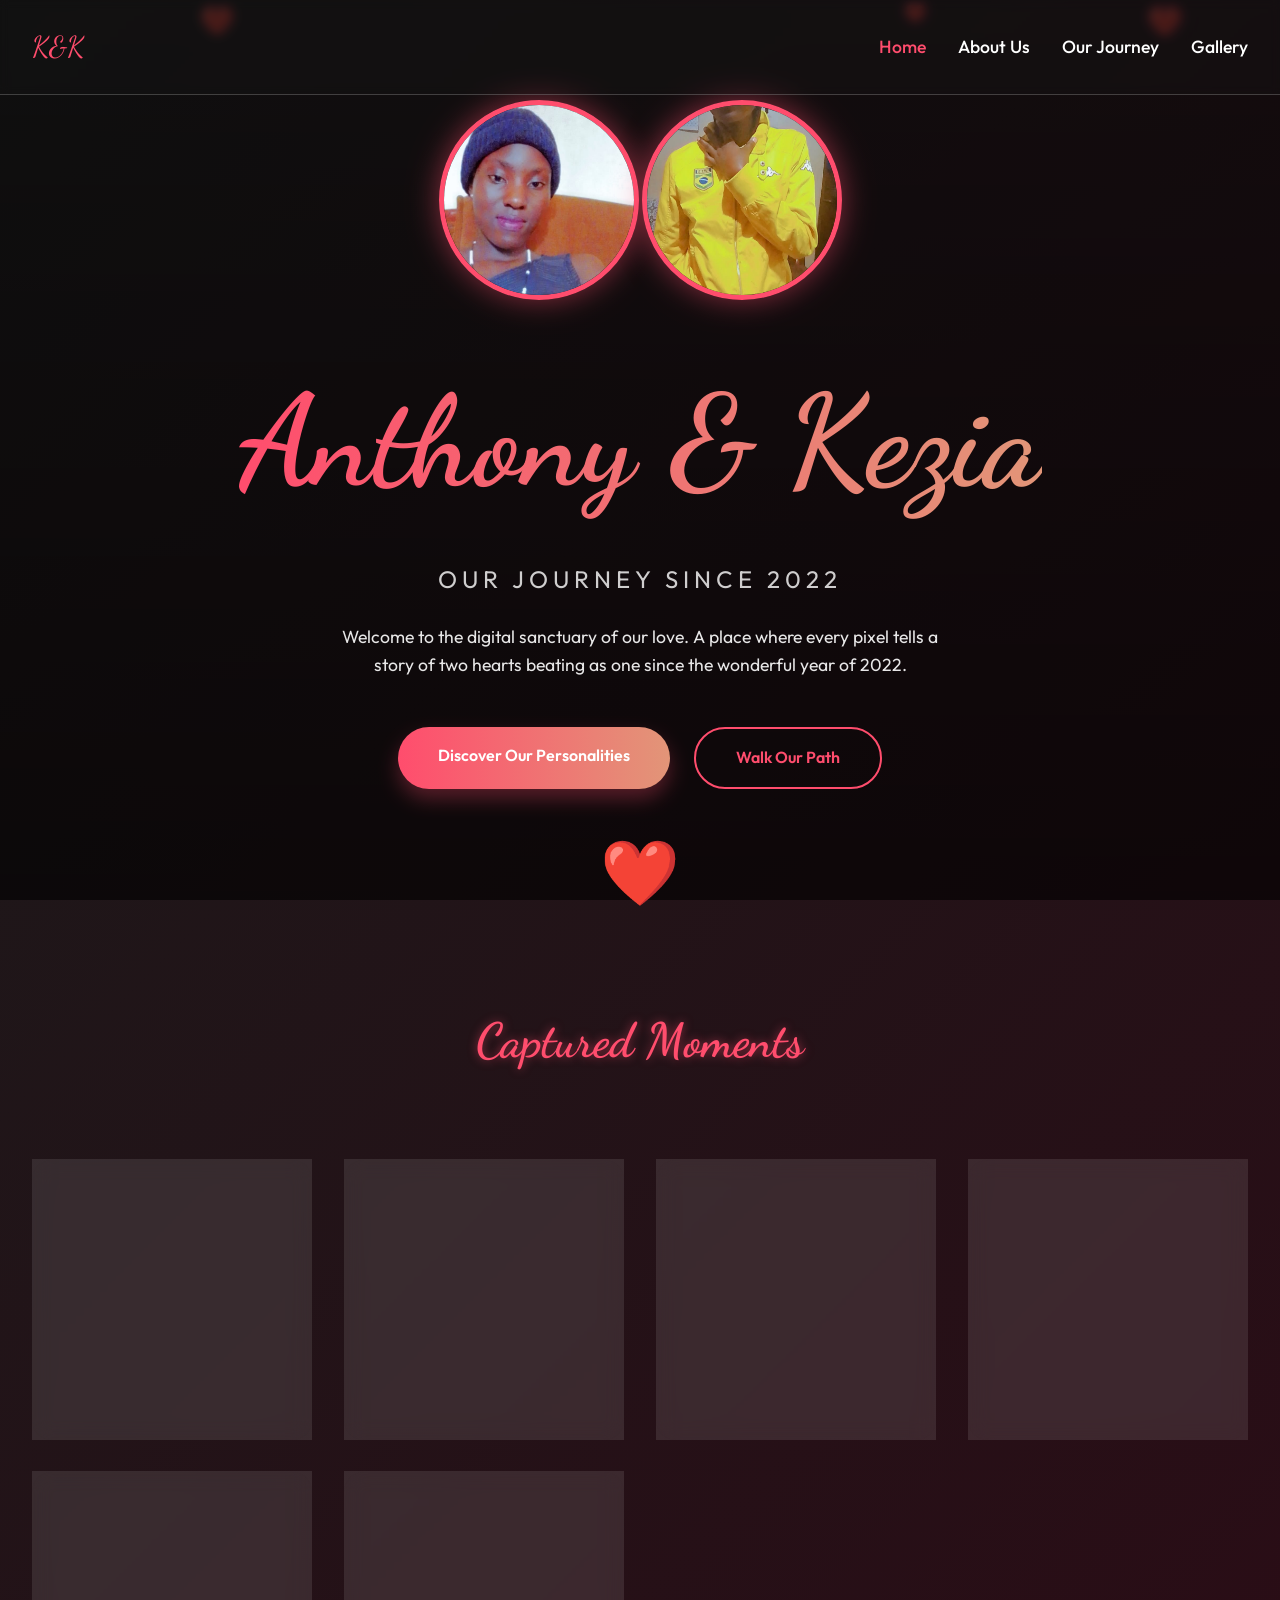
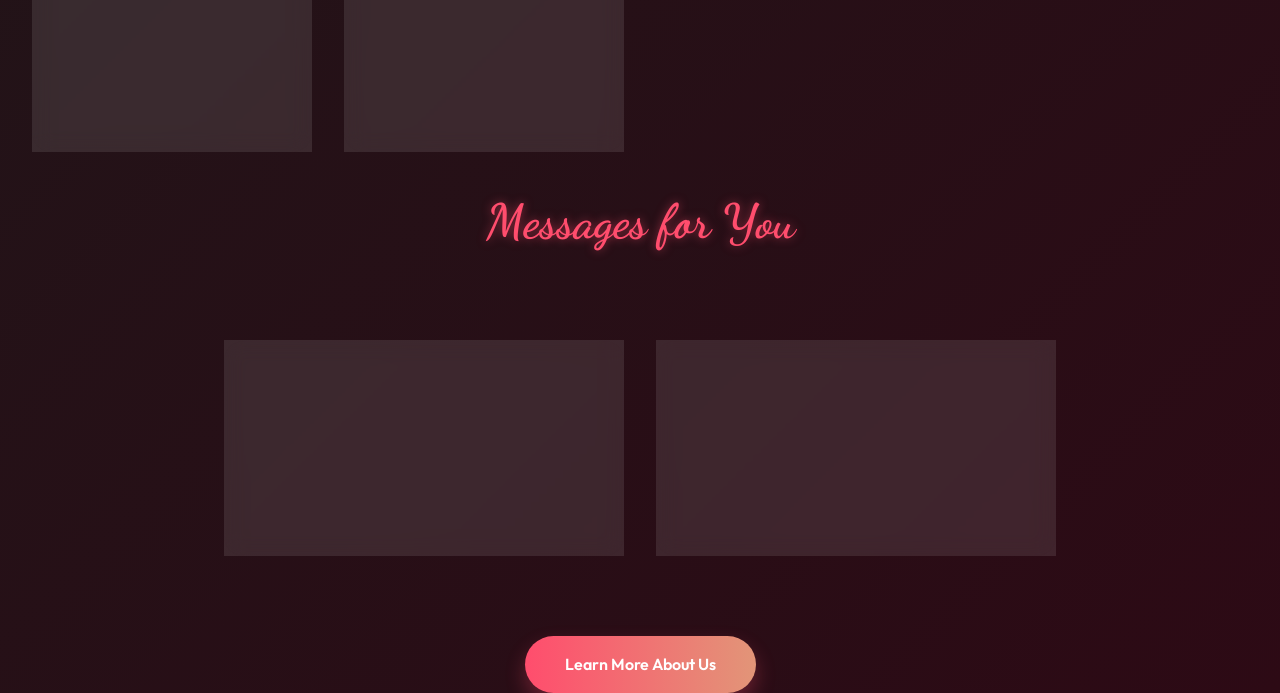
<file: index.html>
<!doctype html>
<html lang="en">
  <head>
    <meta charset="UTF-8" />
    <meta name="viewport" content="width=device-width, initial-scale=1.0" />
    <title>Kagere & Kezia | Our Story</title>
    <link rel="stylesheet" href="style.css" />
    <link
      href="https://fonts.googleapis.com/css2?family=Dancing+Script:wght@700&family=Outfit:wght@300;400;600&display=swap"
      rel="stylesheet"
    />
  </head>
  <body>
    <!-- Navigation -->
    <nav>
        <a href="index.html" class="nav-logo">K&K</a>
        <button class="mobile-menu-toggle" id="menu-toggle" aria-label="Toggle Menu">
            <span></span>
            <span></span>
            <span></span>
        </button>
        <ul class="nav-links" id="nav-links">
            <li><a href="index.html" class="active">Home</a></li>
            <li><a href="about.html">About Us</a></li>
            <li><a href="journey.html">Our Journey</a></li>
            <li><a href="gallery.html">Gallery</a></li>
        </ul>
    </nav>

    <!-- Background Animation Layer -->
    <div id="heart-container"></div>

    <main>
      <!-- Hero Section -->
      <section id="hero" class="glass-section">
        <div class="hero-content">
          <div class="profile-container">
            <img src="images/IMG-20260221-WA0006.jpg" alt="Kagere & Kezia" id="hero-img" class="profile-pic">
             <img src="images/IMG-20260221-WA0007.jpg" alt="Kagere & Kezia" id="hero-img" class="profile-pic">
          </div>
          <h1 class="accent-text">Anthony & Kezia</h1>
          <p class="subtitle">Our Journey Since 2022</p>
          <p class="hero-description" style="max-width: 600px; margin: 1.5rem auto; font-size: 1.1rem; opacity: 0.9; line-height: 1.6;">
              Welcome to the digital sanctuary of our love. A place where every pixel tells a story of two hearts beating as one since the wonderful year of 2022.
          </p>
          <div class="hero-actions" style="position: relative; z-index: 10; justify-content: center;">
              <a href="about.html" class="btn btn-primary">Discover Our Personalities</a>
              <a href="#journey" class="btn btn-outline">Walk Our Path</a>
          </div>
          <div class="heart-pulse">❤️</div>
        </div>
      </section>



      <!-- Media Gallery -->
      <section id="gallery" class="content-section">
        <h2 class="section-title">Captured Moments</h2>
        <div class="gallery-grid">
          <!-- Real Media from Images folder -->
          <div class="gallery-item glass">
            <img src="images/IMG-20260221-WA0007.jpg" alt="Moment" class="gallery-img">
          </div>
          <div class="gallery-item glass">
            <video class="gallery-video" autoplay muted loop playsinline>
              <source src="images/VID-20251218-WA0003.mp4" type="video/mp4">
            </video>
            <div class="video-overlay"><p>Reliving our sweet whispers...</p></div>
          </div>
          <div class="gallery-item glass">
            <img src="images/IMG-20260221-WA0008.jpg" alt="Moment" class="gallery-img">
          </div>
          <div class="gallery-item glass">
            <video class="gallery-video" autoplay muted loop playsinline>
              <source src="images/VID-20260102-WA0005.mp4" type="video/mp4">
            </video>
            <div class="video-overlay"><p>Every second with you is a gift.</p></div>
          </div>
          <div class="gallery-item glass">
            <img src="images/IMG-20260221-WA0009.jpg" alt="Moment" class="gallery-img">
          </div>
          <div class="gallery-item glass">
            <img src="images/IMG-20251018-WA0017.jpg" alt="Moment" class="gallery-img">
          </div>
        </div>
      </section>

      <!-- Love Notes -->
      <section id="notes" class="content-section">
        <h2 class="section-title">Messages for You</h2>
        <div class="notes-container">
          <div class="note-card glass">
            <p>"You are my greatest adventure and my most beautiful home."</p>
            <span class="note-footer">— Kagere</span>
          </div>
          <div class="note-card glass">
            <p>"To many more years of us, building a legacy of love that never fades."</p>
            <span class="note-footer">— Forever Yours</span>
          </div>
        </div>
        <div style="text-align: center; margin-top: 3rem;">
            <a href="about.html" class="btn btn-primary">Learn More About Us</a>
        </div>
      </section>
    </main>

    <script src="app.js"></script>
  </body>
</html>
</file>
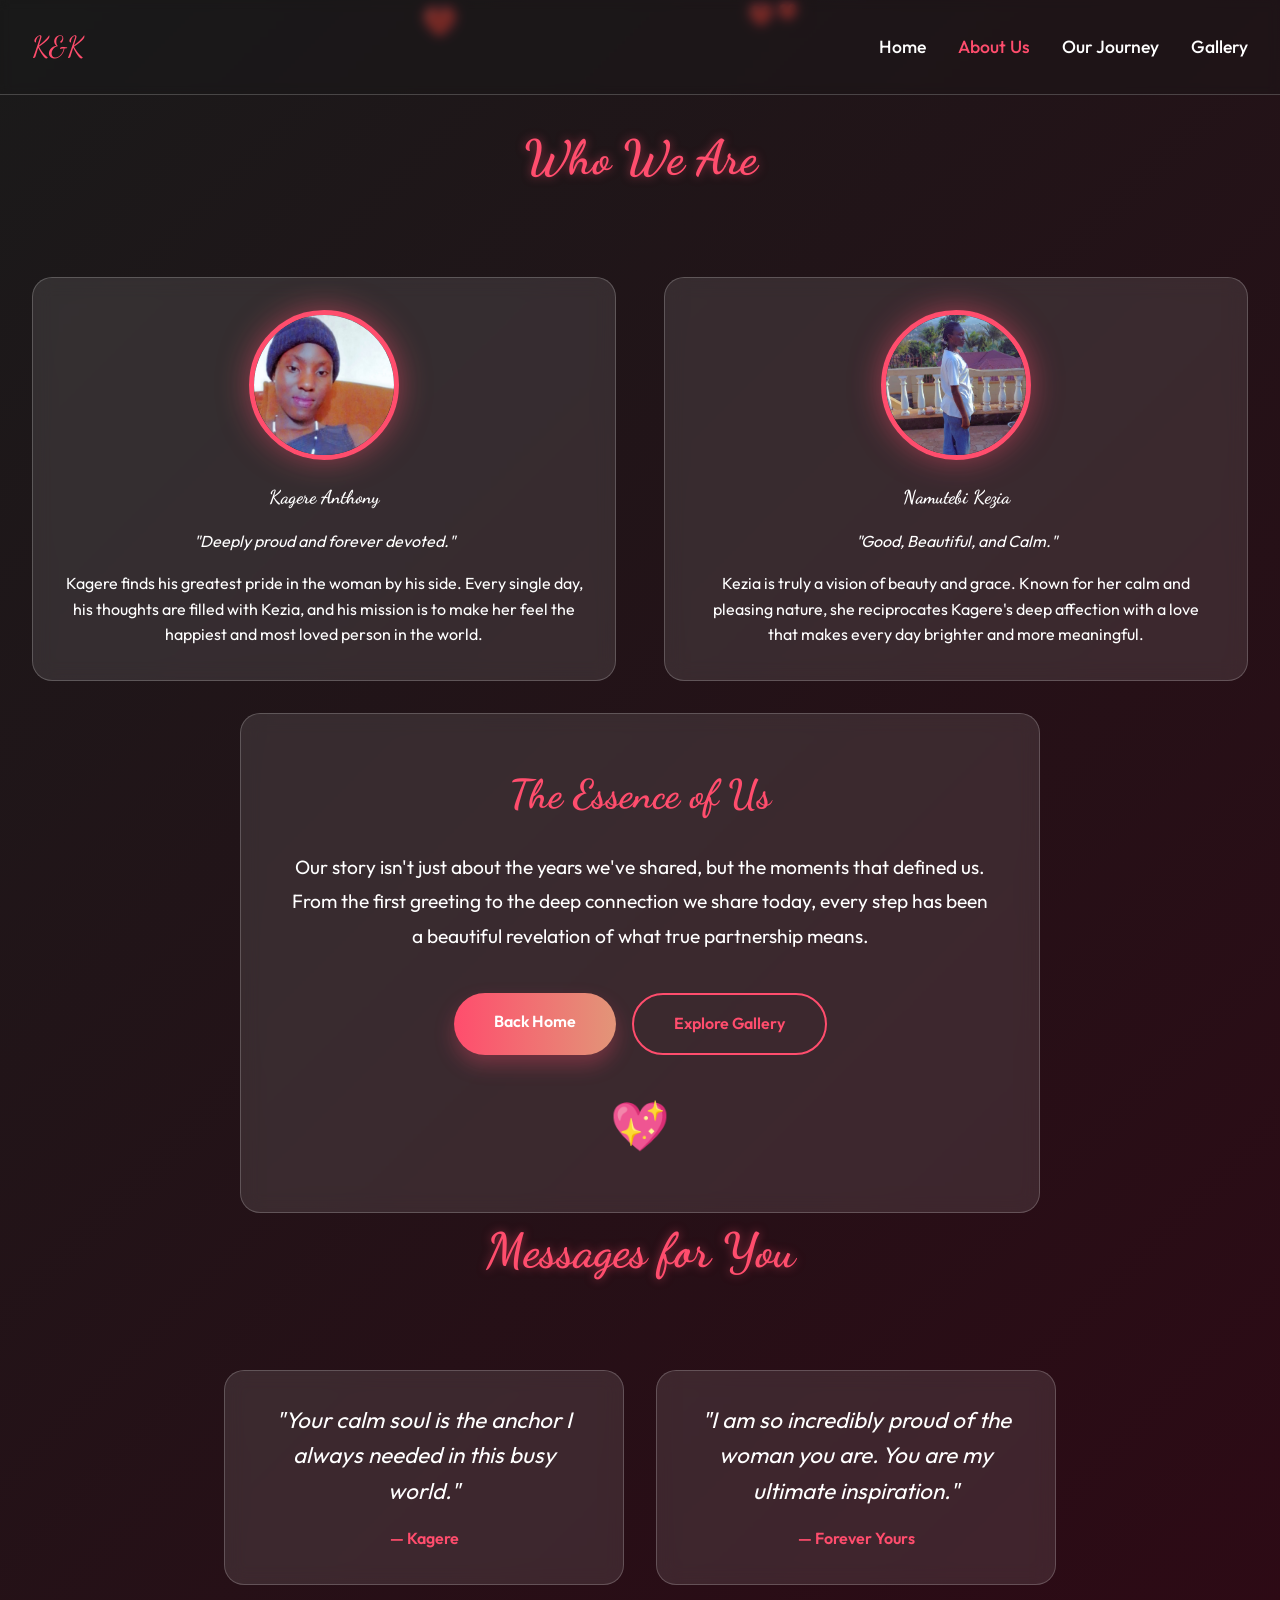
<file: about.html>
<!DOCTYPE html>
<html lang="en">
<head>
    <meta charset="UTF-8">
    <meta name="viewport" content="width=device-width, initial-scale=1.0">
    <title>About Us | Kagere & Kezia</title>
    <link rel="stylesheet" href="style.css">
    <link href="https://fonts.googleapis.com/css2?family=Dancing+Script:wght@700&family=Outfit:wght@300;400;600&display=swap" rel="stylesheet">
</head>
<body>
    <!-- Navigation -->
    <nav>
        <a href="index.html" class="nav-logo">K&K</a>
        <button class="mobile-menu-toggle" id="menu-toggle" aria-label="Toggle Menu">
            <span></span>
            <span></span>
            <span></span>
        </button>
        <ul class="nav-links" id="nav-links">
            <li><a href="index.html">Home</a></li>
            <li><a href="about.html" class="active">About Us</a></li>
            <li><a href="journey.html">Our Journey</a></li>
            <li><a href="gallery.html">Gallery</a></li>
        </ul>
    </nav>

    <!-- Background Animation Layer -->
    <div id="heart-container"></div>

    <main>
        <section id="about-hero" class="content-section" style="padding-top: 120px;">
            <h2 class="section-title">Who We Are</h2>
            <div class="about-grid" style="display: grid; grid-template-columns: repeat(auto-fit, minmax(300px, 1fr)); gap: 3rem; padding: 2rem;">
                <div class="about-card glass" style="padding: 2rem; text-align: center;">
                    <img src="images/IMG-20260221-WA0006.jpg" alt="Kagere" class="profile-pic" style="width: 150px; height: 150px; margin-bottom: 1rem;">
                    <h3>Kagere Anthony</h3>
                    <p style="margin-top: 1rem; font-style: italic;">"Deeply proud and forever devoted."</p>
                    <p style="margin-top: 1rem;">Kagere finds his greatest pride in the woman by his side. Every single day, his thoughts are filled with Kezia, and his mission is to make her feel the happiest and most loved person in the world.</p>
                </div>
                <div class="about-card glass" style="padding: 2rem; text-align: center;">
                    <img src="images/IMG-20260221-WA0011.jpg" alt="Kezia" class="profile-pic" style="width: 150px; height: 150px; margin-bottom: 1rem;">
                    <h3>Namutebi Kezia</h3>
                    <p style="margin-top: 1rem; font-style: italic;">"Good, Beautiful, and Calm."</p>
                    <p style="margin-top: 1rem;">Kezia is truly a vision of beauty and grace. Known for her calm and pleasing nature, she reciprocates Kagere's deep affection with a love that makes every day brighter and more meaningful.</p>
                </div>
            </div>
        </section>

        <section id="our-story" class="content-section">
            <div class="story-container glass" style="max-width: 800px; margin: 0 auto; padding: 3rem; text-align: center;">
                <h2 style="font-family: 'Dancing Script', cursive; font-size: 2.5rem; margin-bottom: 1.5rem; color: var(--primary-red);">The Essence of Us</h2>
                <p style="font-size: 1.2rem; line-height: 1.8;">Our story isn't just about the years we've shared, but the moments that defined us. From the first greeting to the deep connection we share today, every step has been a beautiful revelation of what true partnership means.</p>
                <div class="story-actions" style="margin-top: 2.5rem; display: flex; justify-content: center; gap: 1rem;">
                    <a href="index.html" class="btn btn-primary">Back Home</a>
                    <a href="index.html#gallery" class="btn btn-outline">Explore Gallery</a>
                </div>
                <div class="heart-pulse" style="font-size: 3rem; margin-top: 2rem;">💖</div>
            </div>
        <section id="notes" class="content-section">
            <h2 class="section-title">Messages for You</h2>
            <div class="notes-container">
                <div class="note-card glass">
                    <p>"Your calm soul is the anchor I always needed in this busy world."</p>
                    <span class="note-footer">— Kagere</span>
                </div>
                <div class="note-card glass">
                    <p>"I am so incredibly proud of the woman you are. You are my ultimate inspiration."</p>
                    <span class="note-footer">— Forever Yours</span>
                </div>
            </div>
        </section>
    </main>

    <script src="app.js"></script>
</body>
</html>
</file>
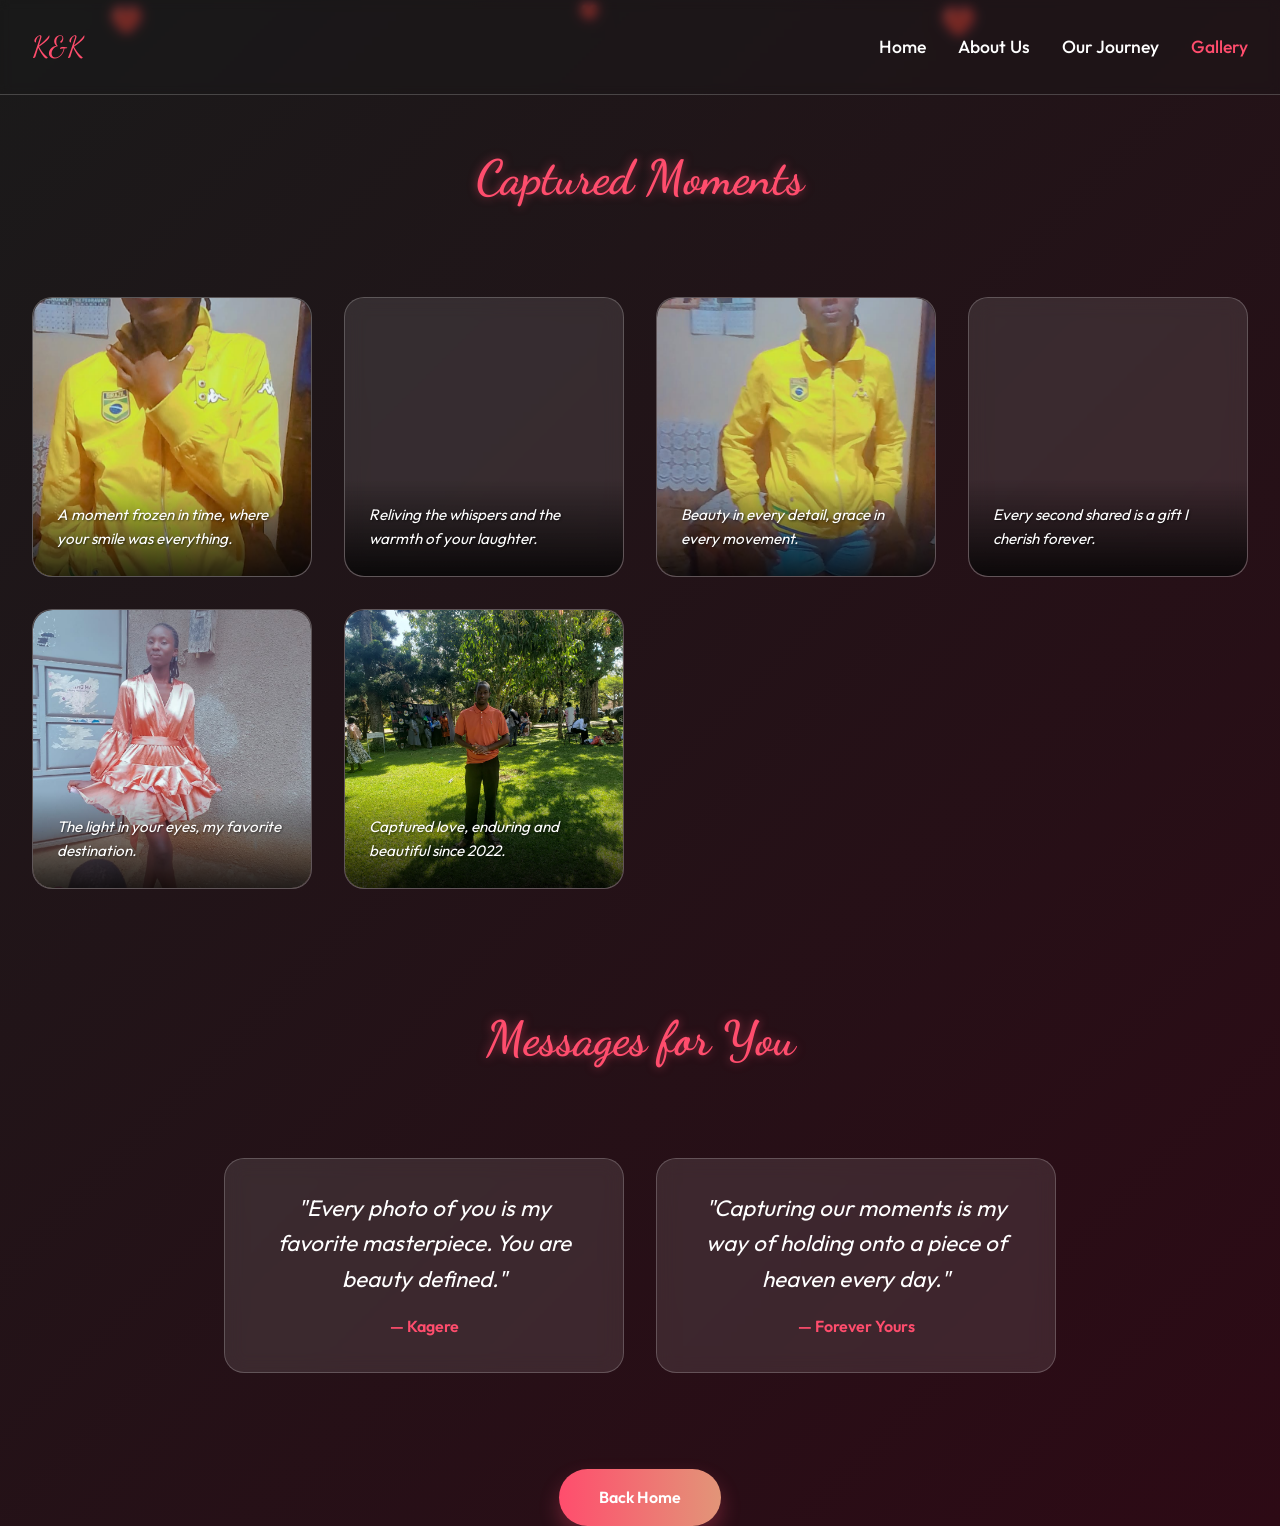
<file: gallery.html>
<!DOCTYPE html>
<html lang="en">
<head>
    <meta charset="UTF-8">
    <meta name="viewport" content="width=device-width, initial-scale=1.0">
    <title>Gallery | Kagere & Kezia</title>
    <link rel="stylesheet" href="style.css">
    <link href="https://fonts.googleapis.com/css2?family=Dancing+Script:wght@700&family=Outfit:wght@300;400;600&display=swap" rel="stylesheet">
    <style>
        /* Special Override for Gallery Page to remove hamburger menu */
        .mobile-menu-toggle {
            display: none !important;
        }
        .nav-links {
            position: static !important;
            height: auto !important;
            width: auto !important;
            background: transparent !important;
            flex-direction: row !important;
            backdrop-filter: none !important;
            border: none !important;
            right: auto !important;
            max-width: none !important;
            padding: 0 !important;
        }
        @media screen and (max-width: 768px) {
            .nav-links {
                display: flex !important;
                gap: 1rem !important;
            }
            .nav-links a {
                font-size: 0.9rem !important;
                margin: 0 !important;
            }
        }
    </style>
</head>
<body>
    <!-- Navigation -->
    <nav>
        <a href="index.html" class="nav-logo">K&K</a>
        <ul class="nav-links">
            <li><a href="index.html">Home</a></li>
            <li><a href="about.html">About Us</a></li>
            <li><a href="journey.html">Our Journey</a></li>
            <li><a href="gallery.html" class="active">Gallery</a></li>
        </ul>
    </nav>

    <!-- Background Animation Layer -->
    <div id="heart-container"></div>

    <main>
        <section id="gallery-page" class="content-section" style="padding-top: 140px;">
            <h2 class="section-title">Captured Moments</h2>
            <div class="gallery-grid">
                <div class="gallery-item glass">
                    <img src="images/IMG-20260221-WA0007.jpg" alt="Moment" class="gallery-img">
                    <div class="media-overlay"><p>A moment frozen in time, where your smile was everything.</p></div>
                </div>
                <div class="gallery-item glass">
                    <video class="gallery-video" autoplay muted loop playsinline>
                        <source src="images/VID-20251218-WA0003.mp4" type="video/mp4">
                    </video>
                    <div class="media-overlay"><p>Reliving the whispers and the warmth of your laughter.</p></div>
                </div>
                <div class="gallery-item glass">
                    <img src="images/IMG-20260221-WA0008.jpg" alt="Moment" class="gallery-img">
                    <div class="media-overlay"><p>Beauty in every detail, grace in every movement.</p></div>
                </div>
                <div class="gallery-item glass">
                    <video class="gallery-video" autoplay muted loop playsinline>
                        <source src="images/VID-20260102-WA0005.mp4" type="video/mp4">
                    </video>
                    <div class="media-overlay"><p>Every second shared is a gift I cherish forever.</p></div>
                </div>
                <div class="gallery-item glass">
                    <img src="images/IMG-20260221-WA0009.jpg" alt="Moment" class="gallery-img">
                    <div class="media-overlay"><p>The light in your eyes, my favorite destination.</p></div>
                </div>
                <div class="gallery-item glass">
                    <img src="images/IMG-20251018-WA0017.jpg" alt="Moment" class="gallery-img">
                    <div class="media-overlay"><p>Captured love, enduring and beautiful since 2022.</p></div>
                </div>
            </div>
            
            <section id="notes" class="content-section" style="margin-top: 5rem;">
                <h2 class="section-title">Messages for You</h2>
                <div class="notes-container">
                    <div class="note-card glass">
                        <p>"Every photo of you is my favorite masterpiece. You are beauty defined."</p>
                        <span class="note-footer">— Kagere</span>
                    </div>
                    <div class="note-card glass">
                        <p>"Capturing our moments is my way of holding onto a piece of heaven every day."</p>
                        <span class="note-footer">— Forever Yours</span>
                    </div>
                </div>
            </section>

            <div style="text-align: center; margin-top: 4rem;">
                <a href="index.html" class="btn btn-primary">Back Home</a>
            </div>
        </section>
    </main>

    <script src="app.js"></script>
</body>
</html>
</file>
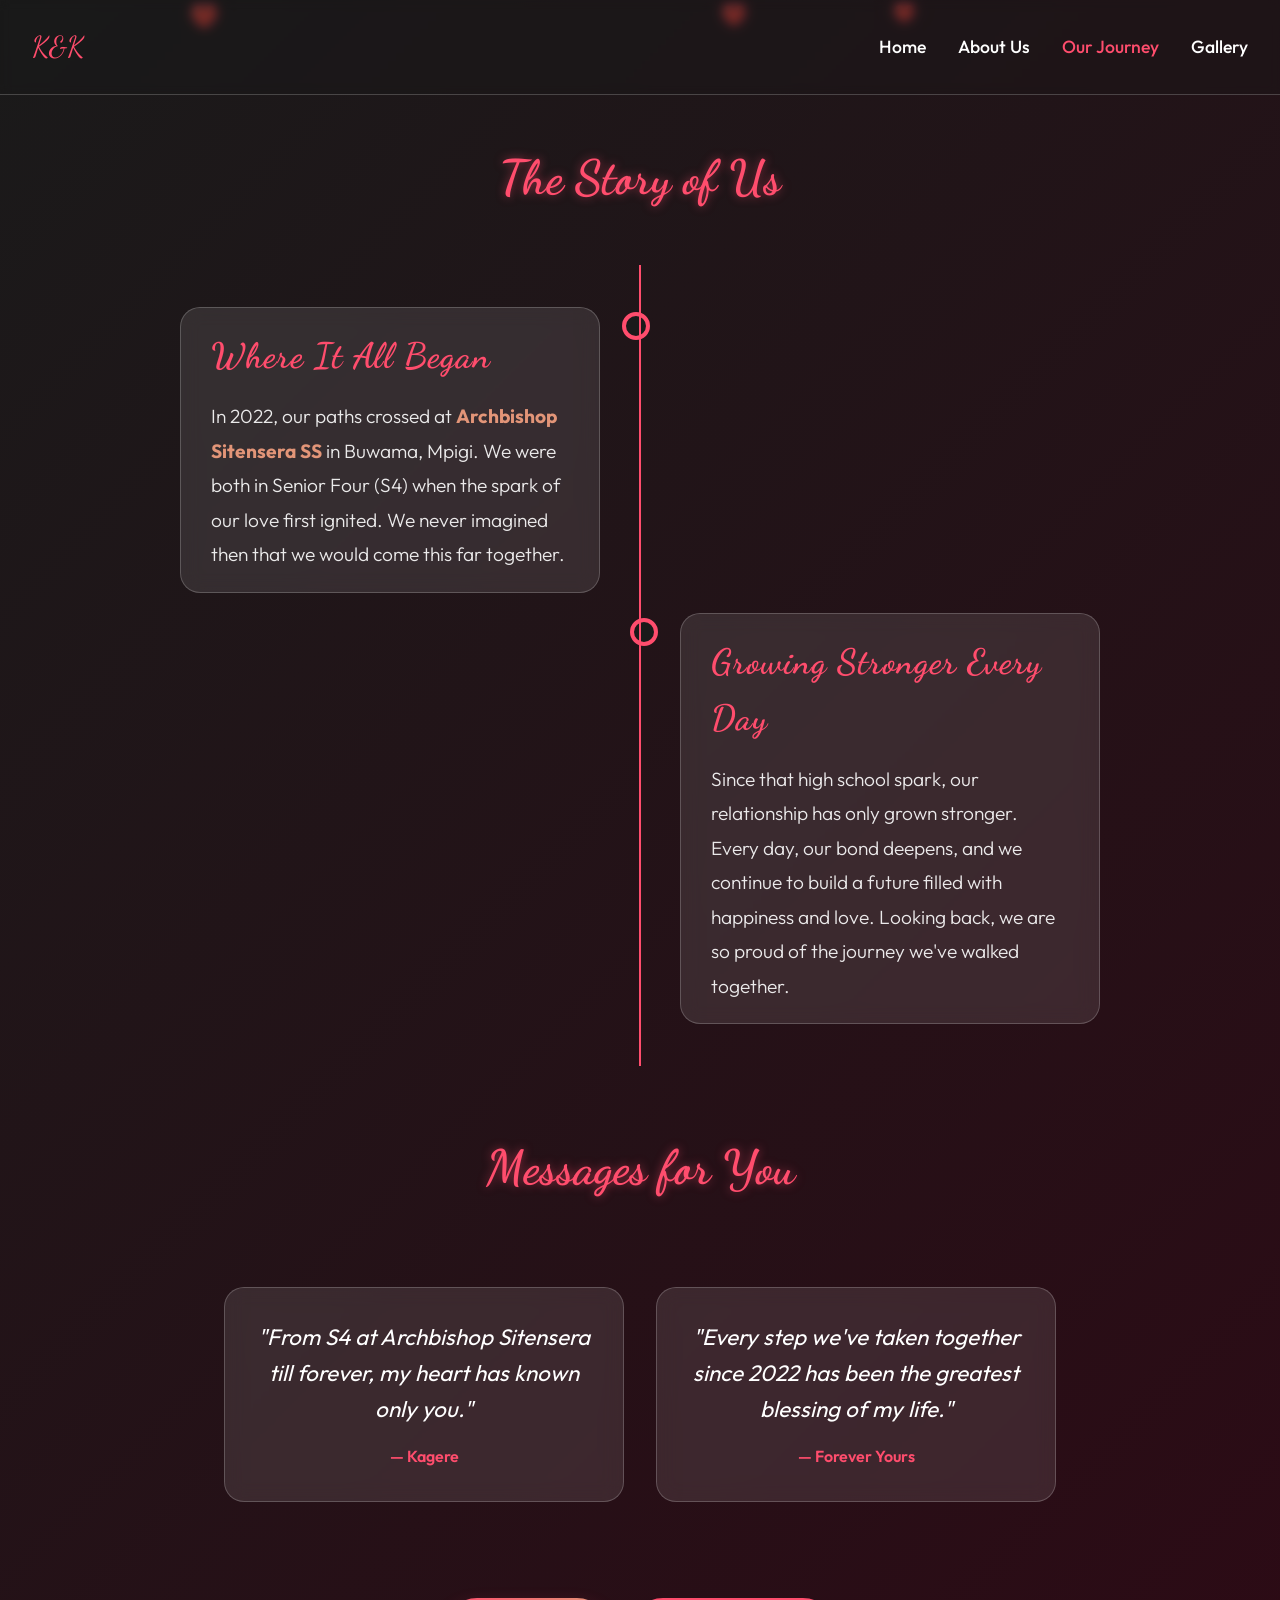
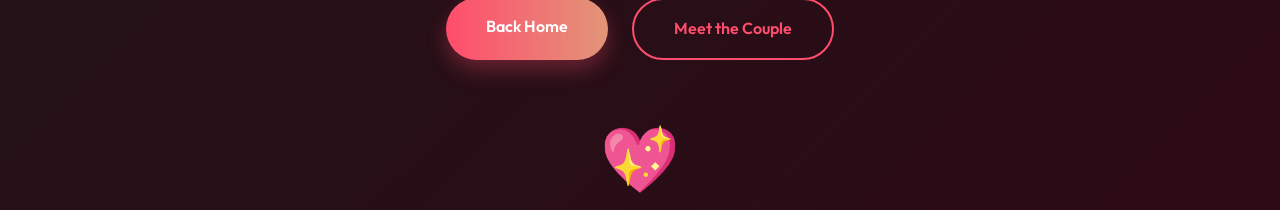
<file: journey.html>
<!DOCTYPE html>
<html lang="en">
<head>
    <meta charset="UTF-8">
    <meta name="viewport" content="width=device-width, initial-scale=1.0">
    <title>Our Journey | Kagere & Kezia</title>
    <link rel="stylesheet" href="style.css">
    <link href="https://fonts.googleapis.com/css2?family=Dancing+Script:wght@700&family=Outfit:wght@300;400;600&display=swap" rel="stylesheet">
</head>
<body>
    <!-- Navigation -->
    <nav>
        <a href="index.html" class="nav-logo">K&K</a>
        <button class="mobile-menu-toggle" id="menu-toggle" aria-label="Toggle Menu">
            <span></span>
            <span></span>
            <span></span>
        </button>
        <ul class="nav-links" id="nav-links">
            <li><a href="index.html">Home</a></li>
            <li><a href="about.html">About Us</a></li>
            <li><a href="journey.html" class="active">Our Journey</a></li>
            <li><a href="gallery.html">Gallery</a></li>
        </ul>
    </nav>

    <!-- Background Animation Layer -->
    <div id="heart-container"></div>

    <main>
        <!-- Our Journey Timeline Page -->
        <section id="journey-page" class="content-section" style="padding-top: 140px;">
            <h2 class="section-title">The Story of Us</h2>
            <div class="timeline">
              <div class="timeline-item left" data-year="2022">
                <div class="timeline-content glass">
                  <h3>Where It All Began</h3>
                  <p class="timeline-text">In 2022, our paths crossed at <strong>Archbishop Sitensera SS</strong> in Buwama, Mpigi. We were both in Senior Four (S4) when the spark of our love first ignited. We never imagined then that we would come this far together.</p>
                </div>
              </div>
              <div class="timeline-item right" data-year="Present">
                <div class="timeline-content glass">
                  <h3>Growing Stronger Every Day</h3>
                  <p class="timeline-text">Since that high school spark, our relationship has only grown stronger. Every day, our bond deepens, and we continue to build a future filled with happiness and love. Looking back, we are so proud of the journey we've walked together.</p>
                </div>
              </div>
            </div>
            
            <section id="notes" class="content-section" style="margin-top: 4rem;">
                <h2 class="section-title">Messages for You</h2>
                <div class="notes-container">
                    <div class="note-card glass">
                        <p>"From S4 at Archbishop Sitensera till forever, my heart has known only you."</p>
                        <span class="note-footer">— Kagere</span>
                    </div>
                    <div class="note-card glass">
                        <p>"Every step we've taken together since 2022 has been the greatest blessing of my life."</p>
                        <span class="note-footer">— Forever Yours</span>
                    </div>
                </div>
            </section>
            
            <div class="story-actions" style="margin-top: 4rem; display: flex; justify-content: center; gap: 1.5rem;">
                <a href="index.html" class="btn btn-primary">Back Home</a>
                <a href="about.html" class="btn btn-outline">Meet the Couple</a>
            </div>
            
            <div class="heart-pulse" style="text-align: center; margin-top: 3rem;">💖</div>
        </section>
    </main>

    <script src="app.js"></script>
</body>
</html>
</file>
<file: style.css>
:root {
  --primary-red: #ff4d6d;
  --secondary-red: #c9184a;
  --rose-gold: #e29578;
  --soft-pink: #ffb3c1;
  --dark-bg: #1a1a1a;
  --glass-bg: rgba(255, 255, 255, 0.1);
  --glass-border: rgba(255, 255, 255, 0.2);
  --text-color: #ffffff;
}

* {
  margin: 0;
  padding: 0;
  box-sizing: border-box;
}

html {
  scroll-behavior: smooth;
  scroll-padding-top: 100px; /* Accounts for fixed navbar */
}

body {
  font-family: "Outfit", sans-serif;
  background-color: var(--dark-bg);
  color: var(--text-color);
  line-height: 1.6;
  overflow-x: hidden;
  background: linear-gradient(135deg, #1a1a1a 0%, #2d0a15 100%);
  min-height: 100vh;
}

/* Base Styles */
h1,
h2,
h3 {
  font-family: "Dancing Script", cursive;
}

.section-title {
  text-align: center;
  font-size: 3rem;
  margin-bottom: 3rem;
  color: var(--primary-red);
  text-shadow: 0 0 10px rgba(255, 77, 109, 0.5);
}

.glass {
  background: var(--glass-bg);
  backdrop-filter: blur(10px);
  -webkit-backdrop-filter: blur(10px);
  border: 1px solid var(--glass-border);
  border-radius: 20px;
}

/* Navigation System */
nav {
  position: fixed;
  top: 0;
  width: 100%;
  padding: 1.5rem 2rem;
  z-index: 100;
  display: flex;
  justify-content: space-between;
  align-items: center;
  background: rgba(26, 26, 26, 0.3);
  backdrop-filter: blur(5px);
  -webkit-backdrop-filter: blur(5px);
  border-bottom: 1px solid var(--glass-border);
  transition: all 0.3s ease;
}

nav:hover {
  background: rgba(26, 26, 26, 0.8);
}

.nav-logo {
  font-family: "Dancing Script", cursive;
  font-size: 1.8rem;
  color: var(--primary-red);
  text-decoration: none;
  z-index: 101;
}

.mobile-menu-toggle {
  display: none; /* Hidden on wide screens */
  flex-direction: column;
  justify-content: space-around;
  width: 30px;
  height: 25px;
  background: transparent;
  border: none;
  cursor: pointer;
  padding: 0;
  z-index: 101;
}

.nav-links {
  display: flex;
  gap: 2rem;
  list-style: none;
  transition: all 0.3s ease;
}

.nav-links a {
  text-decoration: none;
  color: var(--text-color);
  font-weight: 500;
  font-size: 1.1rem;
  transition: color 0.3s ease;
}

.nav-links a:hover,
.nav-links a.active {
  color: var(--primary-red);
}

.mobile-menu-toggle span {
  width: 30px;
  height: 3px;
  background: var(--text-color);
  border-radius: 10px;
  transition: all 0.3s linear;
  position: relative;
  transform-origin: 1px;
}

.mobile-menu-toggle.active span:nth-child(1) {
  transform: rotate(45deg);
}

.mobile-menu-toggle.active span:nth-child(2) {
  opacity: 0;
}

.mobile-menu-toggle.active span:nth-child(3) {
  transform: rotate(-45deg);
}

/* Background Animation */
#heart-container {
  position: fixed;
  top: 0;
  left: 0;
  width: 100%;
  height: 100%;
  pointer-events: none;
  z-index: -1;
}

.floating-heart {
  position: absolute;
  color: var(--primary-red);
  opacity: 0.6;
  filter: drop-shadow(0 0 5px var(--primary-red));
  animation: float 10s linear infinite;
}

@keyframes float {
  0% {
    transform: translateY(110vh) rotate(0deg);
    opacity: 0;
  }
  10% {
    opacity: 0.6;
  }
  90% {
    opacity: 0.6;
  }
  100% {
    transform: translateY(-10vh) rotate(360deg);
    opacity: 0;
  }
}

/* Hero Section */
#hero {
  min-height: 100vh;
  display: flex;
  justify-content: center;
  align-items: center;
  text-align: center;
  padding: 100px 2rem 5rem 2rem;
  background: linear-gradient(rgba(0, 0, 0, 0.4), rgba(0, 0, 0, 0.6)), 
              url('https://images.unsplash.com/photo-1472214103451-9374bd1c798e?auto=format&fit=crop&w=1920&q=80');
  background-size: cover;
  background-position: center;
  background-attachment: fixed;
  position: relative;
}

.hero-content h1 {
  font-size: clamp(4rem, 10vw, 8rem);
  margin-bottom: 1rem;
  background: linear-gradient(to right, var(--primary-red), var(--rose-gold));
  -webkit-background-clip: text;
  -webkit-text-fill-color: transparent;
}

.subtitle {
  font-size: 1.5rem;
  letter-spacing: 5px;
  text-transform: uppercase;
  opacity: 0.8;
}

.hero-actions {
  margin-top: 3rem;
  display: flex;
  gap: 1.5rem;
}

.btn {
  padding: 1rem 2.5rem;
  border-radius: 50px;
  text-decoration: none;
  font-weight: 600;
  transition: all 0.3s ease;
  font-family: "Outfit", sans-serif;
  display: inline-block;
}

.btn-primary {
  background: linear-gradient(to right, var(--primary-red), var(--rose-gold));
  color: white;
  box-shadow: 0 10px 20px rgba(255, 77, 109, 0.3);
}

.btn-primary:hover {
  transform: translateY(-5px);
  box-shadow: 0 15px 30px rgba(255, 77, 109, 0.5);
}

.btn-outline {
  border: 2px solid var(--primary-red);
  color: var(--primary-red);
}

.btn-outline:hover {
  background: var(--primary-red);
  color: white;
}

.heart-pulse {
  font-size: 4rem;
  margin-top: 2rem;
  animation: pulse 2s infinite;
}

@keyframes pulse {
  0% {
    transform: scale(1);
  }
  50% {
    transform: scale(1.2);
    filter: drop-shadow(0 0 20px var(--primary-red));
  }
  100% {
    transform: scale(1);
  }
}

/* Timeline Styles */
.timeline {
  position: relative;
  max-width: 1000px;
  margin: 0 auto;
  padding: 2rem 0;
}

.timeline::after {
  content: "";
  position: absolute;
  width: 2px;
  background-color: var(--primary-red);
  top: 0;
  bottom: 0;
  left: 50%;
  margin-left: -1px;
}

.timeline-item {
  padding: 10px 40px;
  position: relative;
  width: 50%;
}

.timeline-item::after {
  content: "";
  position: absolute;
  width: 20px;
  height: 20px;
  right: -10px;
  background-color: var(--dark-bg);
  border: 4px solid var(--primary-red);
  top: 15px;
  border-radius: 50%;
  z-index: 1;
}

.right {
  left: 50%;
}
.right::after {
  left: -10px;
}

.timeline-content {
  padding: 20px 30px;
  position: relative;
}

.timeline-content h3 {
  color: var(--primary-red);
  margin-bottom: 15px;
  font-size: 2.2rem;
  letter-spacing: 1px;
}

.timeline-text {
  font-size: 1.2rem;
  line-height: 1.8;
  color: rgba(255, 255, 255, 0.9);
  font-weight: 300;
  position: relative;
}

.timeline-text strong {
  color: var(--rose-gold);
}

/* Gallery Styles */
.gallery-grid {
  display: grid;
  grid-template-columns: repeat(auto-fit, minmax(280px, 1fr));
  gap: 2rem;
  padding: 2rem;
}

.gallery-item {
  aspect-ratio: 1/1;
  overflow: hidden;
  transition: transform 0.3s ease;
  display: flex;
  justify-content: center;
  align-items: center;
}

.gallery-item:hover {
  transform: scale(1.05);
}

.placeholder-media {
  color: var(--rose-gold);
  font-style: italic;
  font-weight: 300;
}

.gallery-video {
  width: 100%;
  height: 100%;
  object-fit: cover;
  border-radius: 20px;
  display: block;
}

.media-overlay {
  position: absolute;
  bottom: 0;
  left: 0;
  right: 0;
  background: linear-gradient(transparent, rgba(0, 0, 0, 0.8));
  padding: 1.5rem;
  border-bottom-left-radius: 20px;
  border-bottom-right-radius: 20px;
  opacity: 1;
  transition: opacity 0.3s ease;
  pointer-events: none;
}

.media-overlay p {
  font-size: 0.95rem;
  color: #fff;
  font-style: italic;
  margin: 0;
  text-shadow: 1px 1px 2px rgba(0,0,0,0.5);
}

.gallery-item:hover .media-overlay {
  background: linear-gradient(transparent, rgba(255, 77, 109, 0.4));
}

/* Note Cards */
.notes-container {
  display: flex;
  flex-wrap: wrap;
  justify-content: center;
  gap: 2rem;
  padding: 2rem;
}

.note-card {
  padding: 2rem;
  max-width: 400px;
  text-align: center;
}

.note-card p {
  font-size: 1.4rem;
  font-style: italic;
  margin-bottom: 1rem;
}

.note-footer {
  display: block;
  color: var(--primary-red);
  font-weight: 600;
}

/* Profile Picture Styles */
.profile-container {
  margin-bottom: 2rem;
  position: relative;
  display: inline-block;
}

.profile-pic {
  width: 200px;
  height: 200px;
  border-radius: 50%;
  object-fit: cover;
  border: 5px solid var(--primary-red);
  box-shadow: 0 0 30px rgba(255, 77, 109, 0.5);
  transition: transform 0.5s ease;
}

.profile-pic:hover {
  transform: scale(1.1) rotate(5deg);
}

.gallery-img {
  width: 100%;
  height: 100%;
  object-fit: cover;
  border-radius: 20px;
}

/* Responsive */
@media screen and (max-width: 768px) {
  /* Navigation Mobile */
  .mobile-menu-toggle {
    display: flex;
  }

  .nav-links {
    position: fixed;
    right: -100%;
    top: 0;
    height: 100vh;
    width: 100%;
    max-width: 300px;
    background: rgba(26, 26, 26, 0.98);
    flex-direction: column;
    align-items: center;
    justify-content: center;
    backdrop-filter: blur(20px);
    transition: right 0.5s ease;
    border-left: 1px solid var(--glass-border);
    z-index: 100;
  }

  .nav-links a {
    font-size: 1.5rem;
    margin: 1rem 0;
  }

  .nav-links.active {
    right: 0;
  }

  /* Hero Section Mobile */
  .hero-content h1 {
    font-size: 3rem;
  }

  .subtitle {
    font-size: 1rem;
    letter-spacing: 2px;
  }

  .hero-actions {
    flex-direction: column;
    width: 100%;
    padding: 0 2rem;
  }

  .btn {
    width: 100%;
    text-align: center;
  }

  .profile-pic {
    width: 150px;
    height: 150px;
  }

  /* Timeline Mobile */
  .timeline::after {
    left: 31px;
  }
  .timeline-item {
    width: 100%;
    padding-left: 70px;
    padding-right: 25px;
  }
  .timeline-item::after {
    left: 21px;
  }
  .right {
    left: 0%;
  }

  /* Section Titles */
  .section-title {
    font-size: 2rem;
  }

  /* Gallery Grid Mobile */
  .gallery-grid {
    grid-template-columns: repeat(auto-fit, minmax(200px, 1fr));
    gap: 1rem;
    padding: 1rem;
  }
}

/* Extra Small Phones */
@media screen and (max-width: 480px) {
  .hero-content h1 {
    font-size: 2.5rem;
  }
  
  .about-grid {
    gap: 1.5rem !important;
  }
  
  .story-container {
    padding: 1.5rem !important;
  }

  .profile-pic {
    width: 120px;
    height: 120px;
  }
}
</file>
